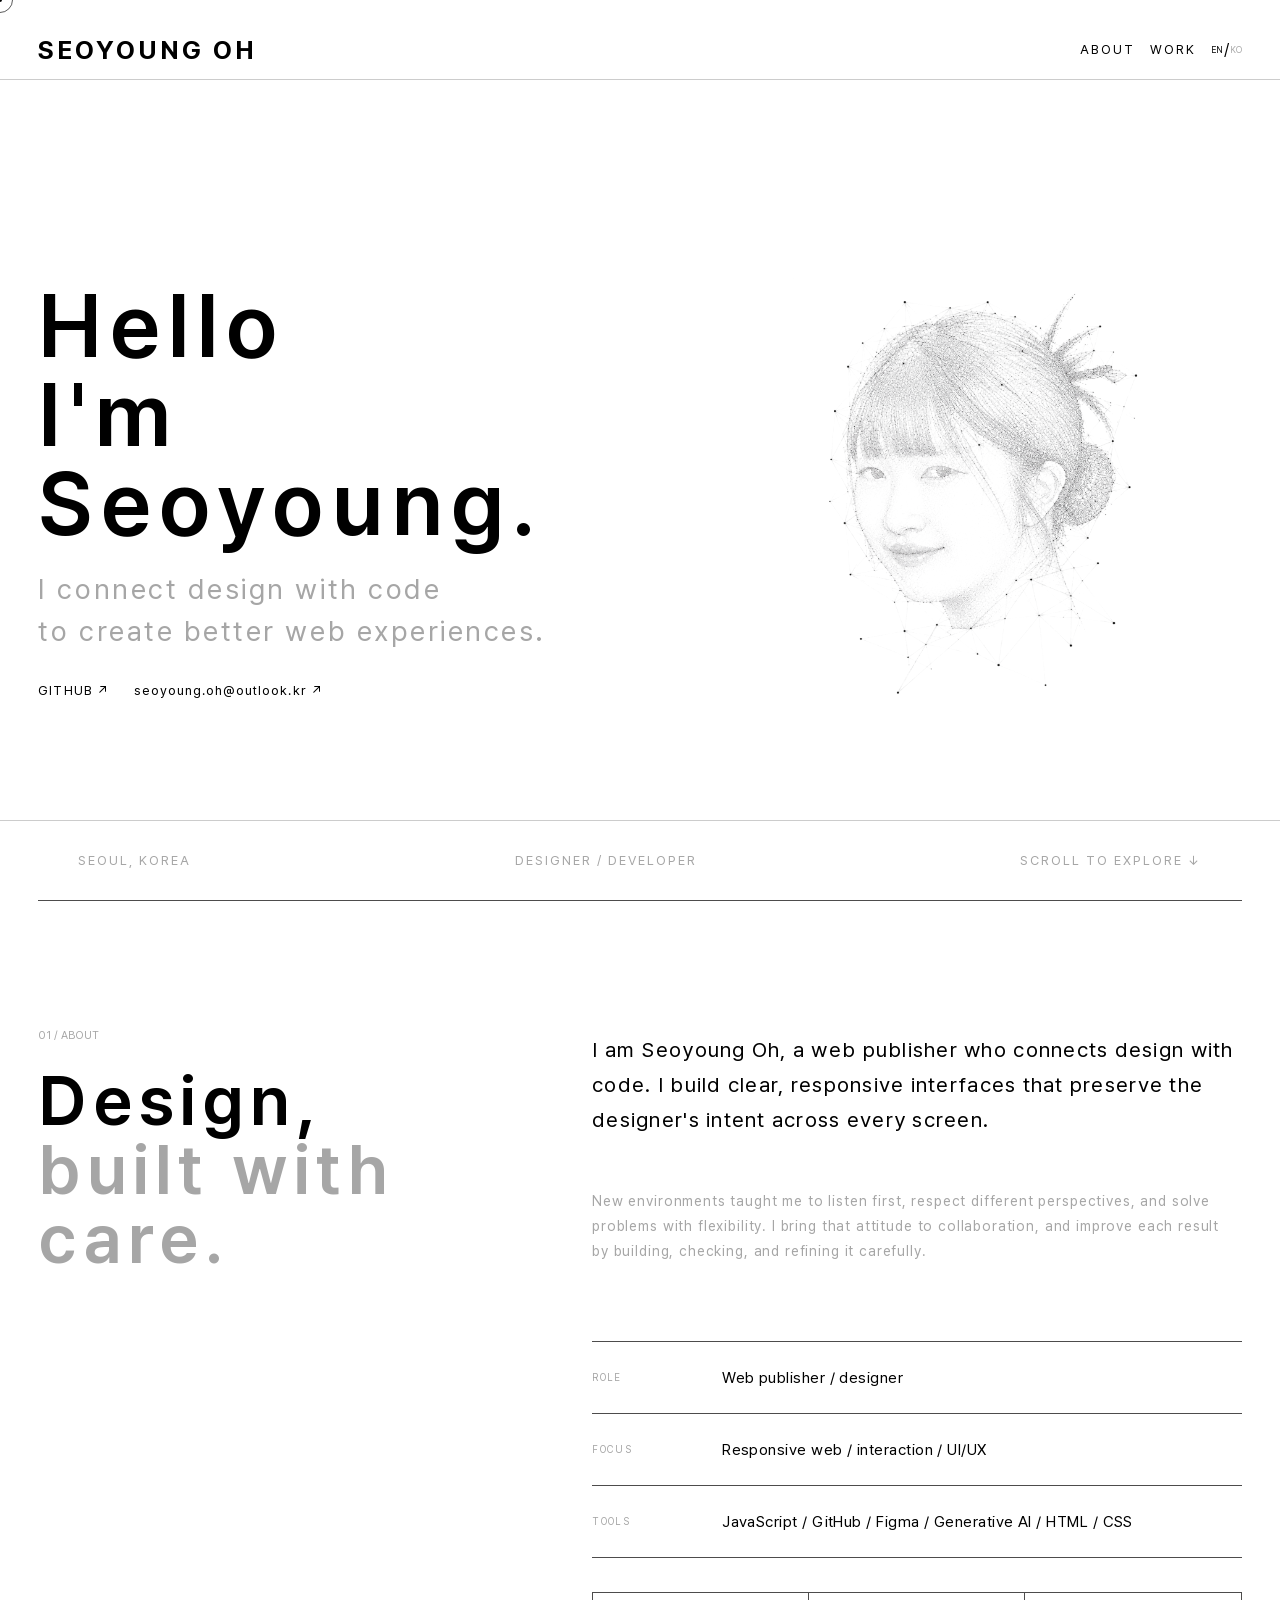
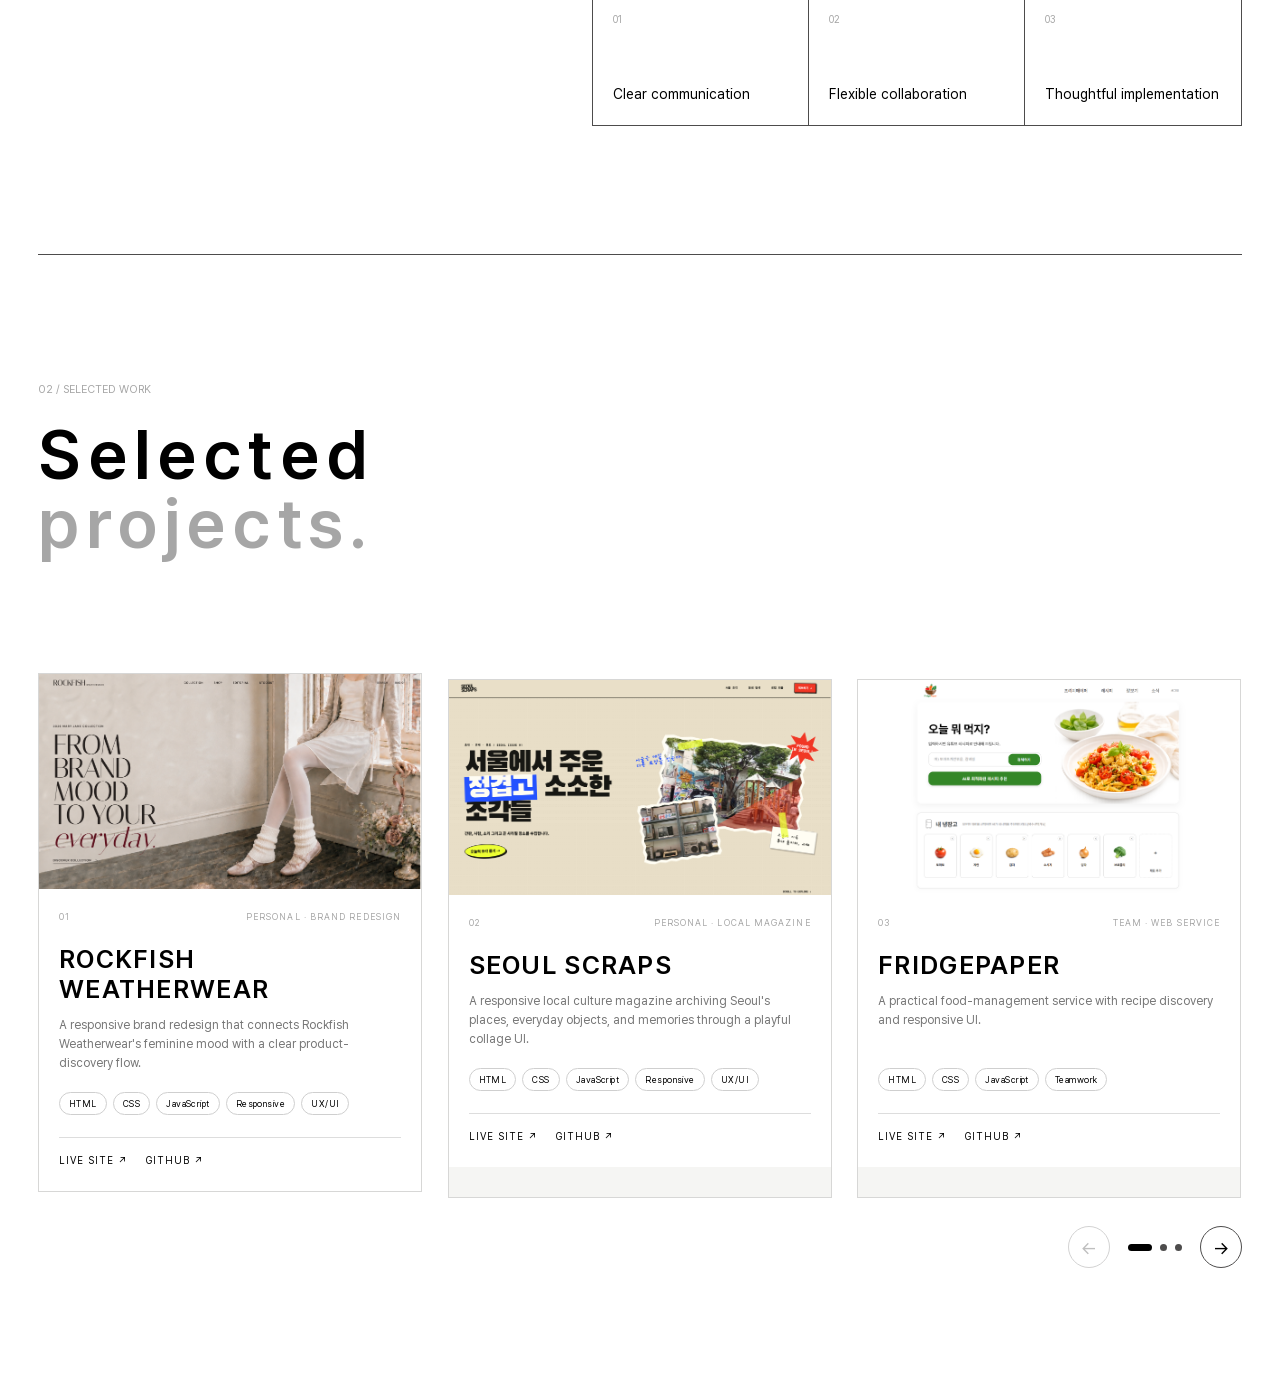
<file: index.html>
<!DOCTYPE html>
<html lang="en">

<head>
  <meta charset="UTF-8">
  <meta name="viewport" content="width=device-width, initial-scale=1.0">

  <title>SEOYOUNG OH</title>

  <link rel="stylesheet" href="./css/reset.css">
  <link rel="stylesheet" href="./css/style.css">
  <link rel="stylesheet" href="./css/font.css">
  <link rel="stylesheet" href="./css/common.css">
  <link rel="stylesheet" href="./css/media.css">
  <script src="https://cdn.jsdelivr.net/npm/gsap@3/dist/gsap.min.js" defer></script>
  <script src="./script.js" defer></script>
</head>

<body>
  <a class="skip_link" href="#contents">Skip to content</a>
  <div class="scroll_progress" aria-hidden="true"><span></span></div>

  <header id="header">
    <div class="pc">
      <h2 class="logo ">
        <a href="./index.html">seoyoung oh</a>
      </h2>

      <nav class="nav nav_set">
        <ul>
          <li>
            <a href="#about" data-en="ABOUT" data-ko="소개">ABOUT</a>
          </li>

          <li>
            <a href="#work" data-en="WORK" data-ko="작업">WORK</a>
          </li>

        </ul>
      </nav>

      <!-- 번역 -->
      <div class="translation">

        <button type="button" class="lang active" data-lang="en">
          EN
        </button>

        <span>/</span>

        <button type="button" class="lang" data-lang="ko">
          KO
        </button>

      </div> <!-- .translation -->
    </div><!-- .pc -->



  </header> <!-- #header -->


  <section id="contents">
    <article class="cover" id="cover">
      <article class="covertext">
        <div class="desc1 maintitle maintitle_weight">
          <p data-en="Hello" data-ko="안녕하세요">
            Hello
          </p>
          <p data-en="I'm Seoyoung." data-ko="오서영입니다.">
            I'm Seoyoung.
          </p>

        </div>

        <div class="desc2 maintitle_small">
          <p data-en="I connect design with code" data-ko="디자인의 가치를 코드로 연결해,">
            I connect design with code
          </p>

          <p data-en="to create better web experiences." data-ko="더 나은 웹 경험을 만듭니다.">
            to create better web experiences.
          </p>
        </div>

        <div class="cover_contact" aria-label="Contact information">
          <a href="https://github.com/olovesy/" target="_blank" rel="noopener noreferrer">GITHUB ↗</a>
          <a href="mailto:seoyoung.oh@outlook.kr" aria-label="seoyoung.oh@outlook.kr로 이메일 보내기">seoyoung.oh@outlook.kr
            ↗</a>

        </div>
      </article>


      <article class="coverimg">

        <figure>
          <img src="./img/img.png" alt="">
        </figure>

      </article>

    </article> <!-- .cover -->

    <article class="about" id="about">
      <div class="about_inner" id="about_inner">
        <div class="about_heading" id="about_heading">
          <div class="about_label subtitle" id="about_label">
            <p data-en="01 / ABOUT" data-ko="01 / 소개">01 / ABOUT</p>
          </div>

          <div class="about_title maintitle2" id="about_title">
            <p data-en="Design," data-ko="디자인을 이해하고,">Design,</p>
            <p data-en="built with care." data-ko="세심하게 구현합니다.">built with care.</p>
          </div>
        </div>

        <div class="about_body" id="about_body">
          <p class="about_lead title_small" id="about_lead"
            data-en="I am Seoyoung Oh, a web publisher who connects design with code. I build clear, responsive interfaces that preserve the designer's intent across every screen."
            data-ko="디자인과 코드를 연결하는 웹 퍼블리셔 오서영입니다. 디자이너의 의도가 어떤 화면에서도 자연스럽게 이어지도록 명확하고 반응형에 강한 인터페이스를 만듭니다.">
            I am Seoyoung Oh, a web publisher who connects design with code. I build clear, responsive interfaces that
            preserve the designer's intent across every screen.
          </p>

          <p class="about_story normalfont" id="about_story"
            data-en="New environments taught me to listen first, respect different perspectives, and solve problems with flexibility. I bring that attitude to collaboration, and improve each result by building, checking, and refining it carefully."
            data-ko="새로운 환경에서 먼저 듣고 서로 다른 관점을 존중하며 유연하게 문제를 해결하는 법을 배웠습니다. 협업에서도 이 태도를 바탕으로 직접 구현하고 확인하며 결과를 꼼꼼하게 개선합니다.">
            New environments taught me to listen first, respect different perspectives, and solve problems with
            flexibility. I bring that attitude to collaboration, and improve each result by building, checking, and
            refining it carefully.
          </p>

          <div class="about_profile" id="about_profile">
            <div class="about_profile_item">
              <span class="about_profile_name" data-en="ROLE" data-ko="역할">ROLE</span>
              <span class="about_profile_value" data-en="Web publisher / designer" data-ko="웹 퍼블리셔 / 디자이너">Web publisher
                / designer</span>
            </div>
            <div class="about_profile_item">
              <span class="about_profile_name" data-en="FOCUS" data-ko="강점">FOCUS</span>
              <span class="about_profile_value" data-en="Responsive web / interaction / UI/UX"
                data-ko="반응형 웹 / 인터랙션 / UI/UX">Responsive web / interaction / UI/UX</span>
            </div>
            <div class="about_profile_item">
              <span class="about_profile_name" data-en="TOOLS" data-ko="기술">TOOLS</span>
              <span class="about_profile_value" data-en="HTML / CSS / JavaScript / GitHub / Figma / Generative AI"
                data-ko="HTML / CSS / JavaScript / GitHub / Figma / 생성형 AI"> JavaScript / GitHub / Figma / Generative AI
                / HTML / CSS </span>
            </div>
          </div>

          <div class="about_principles" id="about_principles">
            <div class="about_principle">
              <span>01</span>
              <p data-en="Clear communication" data-ko="명확한 소통">Clear communication</p>
            </div>
            <div class="about_principle">
              <span>02</span>
              <p data-en="Flexible collaboration" data-ko="유연한 협업">Flexible collaboration</p>
            </div>
            <div class="about_principle">
              <span>03</span>
              <p data-en="Thoughtful implementation" data-ko="세심한 구현">Thoughtful implementation</p>
            </div>
          </div>
        </div>
      </div>
    </article> <!-- .about -->


    <article class="work" id="work">

      <div class="work_left">

        <div class="subtitle">
          <p data-en="02 / SELECTED WORK" data-ko="02 / 주요 작업">02 / SELECTED WORK</p>
        </div>

        <div class="maintitle2">
          <p data-en="Selected" data-ko="선별한 작업을">Selected</p>
          <p data-en="projects." data-ko="소개합니다.">projects.</p>
        </div>

      </div>

      <div class="work_body" id="work_body">
        <div class="work_list" id="work_list">

          <figure class="work_item" data-project="01">
            <a class="work_visual" href="https://olovesy.github.io/rockfish_redesign/" target="_blank"
              rel="noopener noreferrer" aria-label="ROCKFISH WEATHERWEAR 리디자인 보기">
              <img src="./img/rockfish.png" alt="ROCKFISH WEATHERWEAR 리디자인 메인 화면">
            </a>
            <figcaption class="work_info">
              <div><span class="work_number">01</span><span class="work_type" data-en="PERSONAL · BRAND REDESIGN"
                  data-ko="개인 · 브랜드 리디자인">PERSONAL · BRAND REDESIGN</span></div>
              <h3>ROCKFISH WEATHERWEAR</h3>
              <p data-en="A responsive brand redesign that connects Rockfish Weatherwear's feminine mood with a clear product-discovery flow."
                data-ko="락피쉬의 페미닌한 브랜드 무드와 명확한 제품 탐색 흐름을 연결한 반응형 브랜드 리디자인입니다.">A responsive brand redesign that connects
                Rockfish Weatherwear's feminine mood with a clear product-discovery flow.</p>
              <ul aria-label="Technology stack">
                <li>HTML</li>
                <li>CSS</li>
                <li>JavaScript</li>
                <li>Responsive</li>
                <li>UX/UI</li>
              </ul>
              <div class="work_links"><a href="https://olovesy.github.io/rockfish_redesign/" target="_blank"
                  rel="noopener noreferrer">LIVE SITE ↗</a>
                <a href="https://github.com/olovesy/rockfish_redesign" target="_blank"
                  rel="noopener noreferrer">GITHUB ↗</a></div>
            </figcaption>
          </figure>

          <figure class="work_item" data-project="02">
            <a class="work_visual" href="https://olovesy.github.io/SEOULSCRAPS/" target="_blank"
              rel="noopener noreferrer" aria-label="SEOUL SCRAPS 서울사진수집일지 보기">
              <img src="./img/work_seoul_scraps.png" alt="SEOUL SCRAPS 서울사진수집일지 메인 화면">
            </a>
            <figcaption class="work_info">
              <div><span class="work_number">02</span><span class="work_type" data-en="PERSONAL · LOCAL MAGAZINE"
                  data-ko="개인 · 로컬 매거진">PERSONAL · LOCAL MAGAZINE</span></div>
              <h3>SEOUL SCRAPS</h3>
              <p data-en="A responsive local culture magazine archiving Seoul's places, everyday objects, and memories through a playful collage UI."
                data-ko="서울의 장소와 오래된 물건, 기억 속 풍경을 자유로운 콜라주 UI로 기록한 반응형 로컬 문화 매거진입니다.">A responsive local culture
                magazine archiving Seoul's places, everyday objects, and memories through a playful collage UI.</p>
              <ul aria-label="Technology stack">
                <li>HTML</li>
                <li>CSS</li>
                <li>JavaScript</li>
                <li>Responsive</li>
                <li>UX/UI</li>
              </ul>
              <div class="work_links"><a href="https://olovesy.github.io/SEOULSCRAPS/" target="_blank"
                  rel="noopener noreferrer">LIVE SITE ↗</a><a href="https://github.com/olovesy/SEOULSCRAPS"
                  target="_blank" rel="noopener noreferrer">GITHUB ↗</a></div>
            </figcaption>
          </figure>


          <figure class="work_item" data-project="03">
            <a class="work_visual" href="https://ohbomna.dothome.co.kr/Fridgepaper/" target="_blank"
              rel="noopener noreferrer" aria-label="FridgePaper 프로젝트 보기">
              <img src="./img/work02.png" alt="FridgePaper 프로젝트">
            </a>
            <figcaption class="work_info">
              <div><span class="work_number">03</span><span class="work_type" data-en="TEAM · WEB SERVICE"
                  data-ko="팀 · 웹서비스">TEAM · WEB SERVICE</span></div>
              <h3>FRIDGEPAPER</h3>
              <p data-en="A practical food-management service with recipe discovery and responsive UI."
                data-ko="식재료 관리와 레시피 탐색을 연결한 실용적인 반응형 웹서비스입니다.">A practical food-management service with recipe
                discovery and responsive UI.</p>
              <ul aria-label="Technology stack">
                <li>HTML</li>
                <li>CSS</li>
                <li>JavaScript</li>
                <li>Teamwork</li>
              </ul>
              <div class="work_links"><a href="https://ohbomna.dothome.co.kr/Fridgepaper/" target="_blank"
                  rel="noopener noreferrer">LIVE SITE ↗</a><a href="https://github.com/olovesy" target="_blank"
                  rel="noopener noreferrer">GITHUB ↗</a></div>
            </figcaption>
          </figure>

        </div>

        <div class="work_controls" aria-label="Project slider controls">
          <button type="button" class="work_arrow work_prev" aria-label="Previous project">←</button>
          <div class="work_dots" aria-label="Choose project"></div>
          <button type="button" class="work_arrow work_next" aria-label="Next project">→</button>
        </div>
      </div>

    </article>

  </section> <!-- #contents -->

  <footer id="footer">
    <article>
      <div class="f_nav f_nav_set">
        <div class="from">
          <span>seoul, korea</span>
        </div>
        <div class="job">
          <span>designer / developer</span>
        </div>
        <div class="scroll">
          <span>scroll to explore</span>
          <span class="scroll_arrow">↓</span>
        </div>

      </div>
    </article>
  </footer> <!-- #footer -->



  <div class="cursor-dot"></div>
  <div class="cursor-circle"></div>


</body>

</html>
</file>
<file: css/style.css>
@charset "utf-8";

* {
    margin: 0;
    padding: 0;
    box-sizing: border-box;
}

li {
    list-style: none;
}

a {
    text-decoration: none;
    color: var(--black);
}

html {
    scroll-behavior: smooth;
}

body {
    overflow-x: hidden;
}

.skip_link{position:fixed;top:10px;left:10px;z-index:10002;padding:10px 16px;transform:translateY(-150%);background:#000;color:#fff}.skip_link:focus{transform:none}
.scroll_progress{position:fixed;top:79px;left:0;z-index:1001;width:100%;height:2px;pointer-events:none}.scroll_progress span{display:block;width:100%;height:100%;transform:scaleX(0);transform-origin:left;background:#111}
.nav a{position:relative}.nav a::after{content:"";position:absolute;left:0;bottom:27px;width:100%;height:1px;transform:scaleX(0);transform-origin:right;background:#111;transition:transform .3s}.nav a:hover::after,.nav a:focus-visible::after,.nav a.is-active::after{transform:scaleX(1);transform-origin:left}


/* header */
#header .pc {
    position: fixed;
    top: 0;
    left: 0;
    z-index: 1000;

    width: 100%;
    height: 80px;
    padding: 0 40px;

    display: flex;
    align-items: center;

    border-bottom: 1px solid var(--black300);
    /* background-color: aquamarine; */
}

.cover,
.about,
.work,
.contact {
    scroll-margin-top: 80px;
}


/* .pc */
/* 로고 */
#header .pc {
    display: flex;
    background-color: #fff;
}

#header .logo {
    margin-top: 20px;
    /* 위 간격*/

}

#header .logo a {
    text-transform: uppercase;
    letter-spacing: 3px;
    font-size: clamp(20px, 2vw, 28px);
}


/* 네비 */

#header .nav {
    margin-left: auto;
    margin-top: 20px;
    /* 위 간격*/

}

#header .nav ul {
    display: flex;
    align-items: center;
    gap: clamp(10px, 1.2vw, 17px);
}

#header .nav ul li a {
    display: block;
    margin: 0;

    text-transform: uppercase;
}













/* 번역 */

.translation {
    display: flex;
    align-items: center;
    gap: 1px;

    margin-left: 15px;
    /* padding-right: 20px; */
    margin-top: 20px;
    /* 위 간격*/
}

.translation .lang {
    padding: 0;
    border: 0;
    background: none;

    color: var(--black200);
    cursor: pointer;
    font-size: 9px;
    letter-spacing: 1;
}

.translation .lang.active {
    color: var(--black);
}


/* .mobile */
#header .mobile {
    display: none;
}






#header .m_logo {
    margin-top: 20px;
    /* 위 간격*/

}

#header .m_logo a {
    text-transform: uppercase;
    letter-spacing: 3px;
}


/* 네비 */

#header .m_nav {
    margin-left: auto;
    margin-top: 20px;
    /* 위 간격*/

}

#header .m_nav ul {
    display: flex;
    align-items: center;
    gap: 17px
}

.header .m_nav ul li a {
    display: block;
    margin: 0;

    text-transform: uppercase;
}













/* 번역 */

.m_translation {
    display: flex;
    align-items: center;
    gap: 6px;

    margin-left: 40px;
    padding-right: 20px;
    margin-top: 20px;
    /* 위 간격*/
}

.m_translation .lang {
    padding: 0;
    border: 0;
    background: none;

    color: var(--black200);
    cursor: pointer;
    font-size: 10px;
    letter-spacing: 1;
}

.m_translation .lang.active {
    color: var(--black);
}



/* contents */

#contents {

    /* display: flex; */
    position: relative;

    padding: 80px 40px 0px 40px;
    height: auto;

}

/* 공통 */
.cover,
.about,
.work,
.contact {
    position: relative;
    width: 100%;
    height: 85vh;
    display: flex;



}


/* cover */
.cover {

    /* background-color: rgb(229, 243, 238); */
}

.cover {
    gap: 10%;
}

.cover .covertext {
    width: 100%;
    display: flex;
    flex-direction: column;
}

.cover .desc1 {
    margin-top: 15%;
    margin-left: 20%;
    /* background-color: #e9cfcf; */
}

.cover .desc1 p {}

.cover .desc2 {
    margin-top: -1%;
    margin-left: 20%;

}

.cover .desc2 p:first-child {
    padding-top: 3%;
}

.cover_contact {
    display: flex;
    flex-wrap: wrap;
    gap: 12px 24px;
    margin-top: 32px;
    margin-left: 20%;
    font-size: 13px;
    letter-spacing: 0.08em;
}

.cover_contact a,
.cover_contact span {
    color: var(--black);
}

.cover_contact a {
    border-bottom: 1px solid transparent;
    transition: border-color 0.2s ease;
}

.cover_contact a:hover,
.cover_contact a:focus-visible {
    border-bottom-color: currentColor;
}

.cover .coverimg {}

.cover .coverimg figure {}

.cover .coverimg figure img {
    /* display: none; */
    width: 65%;
    margin-top: 15%;
    background-color: #fff;

}



/* about 영역 */
.about {
    /* background-color: rgb(247, 237, 231); */






}

/* about 안의 글자와 이미지를 한 줄로 배치 */
.about .about_text {
    display: flex;
    margin-top: 10%;
    gap: 20%;
    width: 100%;


}

/* 왼쪽 */
.about .about_text .left {

    width: 33%;
    /* background-color: #e3dceb; */
    margin-left: 13%;

}



/* 오른쪽 */
.about .right_2 {
    /* background-color: #fadce7; */
    width: 27%;
    margin-top: 2%;
}

/* 설명 문단의 기본 여백 제거 */
.about .aboutmedesc p {}


.about .aboutmedesc p:nth-of-type(3) {
    display: flex;
    margin-top: 2%;
}

/* role 영역 */
.about .role {
    display: flex;
    /* role과 내용물을 가로로 배치 */
    align-items: baseline;
    /* 글자의 기준선에 맞춰 정렬 */

    border-top: 1px solid var(--black100);
    /* 위쪽 선 */
    margin-top: 30px;

    width: 80%;
    /* 보더 고정 너비 */


}



/* focus 영역 */
.about .focus {
    display: flex;
    /* focus와 내용물을 가로로 배치 */
    align-items: baseline;
    /* 글자의 기준선에 맞춰 정렬 */
    border-top: 1px solid var(--black100);
    /* 위쪽 선 */
    width: 80%;
    /* 보더 고정 너비 */

}

/* role과 focus의 제목 영역 너비 고정 */
.about .role p:first-child,
.about .focus p:first-child {
    width: 26%;
    /* role, focus 글씨 영역 너비 */
    flex-shrink: 0;
    /* 너비가 줄어들지 않도록 설정 */
    margin: 0;
    /* 기본 여백 제거 */
    margin: 20px 0;
    /* 위아래 바깥 여백 */

}

/* role과 focus의 상세 내용 기본 여백 제거 */
.about .role p:last-child,
.about .focus p:last-child {
    margin: 0;
}



/* work */
.work {


    /* background-color: rgb(244, 247, 238); */
}

/* contact */
.contact {


    /* background-color: rgb(242, 240, 224); */
}

/* contact */
.contact {
    height: auto;
    min-height: calc(100vh - 80px);
    padding: clamp(90px, 12vw, 180px) 0 clamp(80px, 9vw, 130px);
}

.contact_inner {
    width: 100%;
    display: grid;
    grid-template-columns: minmax(0, 1fr) minmax(360px, 0.72fr);
    gap: clamp(50px, 9vw, 150px);
    align-items: start;
}

.contact_heading {
    margin-left: 13%;
}

.contact_title {
    margin-top: 18px;
}

.contact_title p:last-child {
    color: var(--black200);
}

.contact_body {
    padding-top: 28px;
}

.contact_intro {
    max-width: 570px;
    color: var(--black200);
}

.contact_list {
    margin-top: clamp(38px, 5vw, 70px);
    border-top: 1px solid var(--black100);
}

.contact_item {
    min-height: 86px;
    display: grid;
    grid-template-columns: 95px minmax(0, 1fr) 30px;
    gap: 18px;
    align-items: center;
    border-bottom: 1px solid var(--black100);
    color: var(--black);
    transition: padding 0.3s ease, background-color 0.3s ease;
}

a.contact_item:hover,
a.contact_item:focus-visible {
    padding: 0 16px;
    background: rgba(0, 0, 0, 0.035);
}

.contact_name {
    color: var(--black200);
    font-size: 10px;
    letter-spacing: 0.14em;
}

.contact_value {
    overflow-wrap: anywhere;
    font-size: clamp(15px, 1.4vw, 20px);
    letter-spacing: 0.03em;
}

.contact_arrow {
    justify-self: end;
    font-size: 18px;
    transition: transform 0.3s ease;
}

a.contact_item:hover .contact_arrow {
    transform: translate(4px, -4px);
}

.contact_item.is-pending {
    color: var(--black200);
}

.contact_item.is-pending .contact_arrow {
    opacity: 0.25;
}

.contact_meta {
    display: flex;
    justify-content: space-between;
    gap: 20px;
    margin-top: 24px;
    color: var(--black200);
}




.work {
    display: flex;
    flex-direction: column;
    /* background-color: rgb(244, 247, 238); */
}


/* 왼쪽 타이틀 */
.work_left {
    margin-top: 10%;
    margin-left: 13%;
}


/* 프로젝트 이미지 */
.work_list {
    display: flex;
    justify-content: center;
    gap: 3%;

    width: 100%;
    margin-top: 8%;

    overflow: hidden;
}


/* 이미지 각각 */
.work_item {
    width: 25%;
    flex-shrink: 0;
    overflow: hidden;
}

.work_item img {
    display: block;
    width: 100%;
    height: auto;
}

.work_item{position:relative;background:#f5f5f3;border:1px solid rgba(0,0,0,.12);overflow:visible}.work_visual{display:block;overflow:hidden;background:#eee}.work_visual img{transition:transform .65s cubic-bezier(.2,.7,.2,1),filter .4s}.work_item:hover .work_visual img,.work_item:focus-within .work_visual img{transform:scale(1.035);filter:grayscale(.15)}
.work_info{padding:22px 20px 24px;background:#fff}.work_info>div:first-child{display:flex;justify-content:space-between;gap:16px;color:var(--black200);font-size:9px;letter-spacing:.12em}.work_info h3{margin-top:22px;font-size:clamp(20px,2vw,30px);font-weight:600;letter-spacing:.05em}.work_info>p{min-height:58px;margin-top:12px;color:#777;font-size:12px;line-height:1.6}.work_info ul{display:flex;flex-wrap:wrap;gap:6px;margin-top:18px;padding:0}.work_info li{padding:5px 9px;border:1px solid #cfcfcf;border-radius:999px;font-size:9px;letter-spacing:.05em}.work_links{display:flex;gap:18px;margin-top:22px;padding-top:16px;border-top:1px solid #ddd}.work_links a{font-size:10px;letter-spacing:.1em}.work_links a::after{content:"";display:block;width:100%;height:1px;transform:scaleX(0);transform-origin:right;background:#111;transition:transform .3s}.work_links a:hover::after,.work_links a:focus-visible::after{transform:scaleX(1);transform-origin:left}
.reveal{opacity:0;transform:translateY(32px);transition:opacity .75s ease,transform .75s cubic-bezier(.2,.7,.2,1)}.reveal.is-visible{opacity:1;transform:none}.work_item.reveal:nth-child(2){transition-delay:.1s}.work_item.reveal:nth-child(3){transition-delay:.2s}











#footer {

    width: 100%;
    height: 80px;
    /* background-color: #f1d7d7; */

    position: fixed;
    left: 0;
    bottom: 0;

    z-index: 1000;
    padding: 0 40px;
    /*헤더푸터40px간격*/

    border-top: 1px solid var(--black300);
    background-color: #fff;
}

#footer .f_nav {
    display: flex;
    justify-content: space-between;
    line-height: 80px;
    text-transform: uppercase;

}

#footer .from {}

#footer .job {}



#footer .scroll {
    /* position: absolute;
    right: 40px;
    bottom: 30px; */


    align-items: center;
    gap: 15px;
}

#footer .scroll_arrow {
    /* display: inline-block;
    font-size: 20px; */

    animation: scrollMove 1.5s ease-in-out infinite;
}

/* 화살표만 살짝 위아래 움직임 */
@keyframes scrollMove {

    0%,
    100% {
        transform: translateY(0);
    }

    50% {
        transform: translateY(6px);
    }
}




/* 커스텀 커서 */
.cursor {
    position: fixed;
    top: 0;
    left: 0;

    width: 20px;
    height: 20px;

    border: 1px solid #000;
    border-radius: 50%;

    pointer-events: none;
    z-index: 9999;

    transform: translate(-50%, -50%);

    transition: width 0.3s ease,
        height 0.3s ease;
}

/* a 태그에 마우스 올렸을 때 */
.cursor.hover {
    width: 50px;
    height: 50px;
}

/* 실제 위치를 빠르게 따라가는 점 */
.cursor-dot {
    position: fixed;
    top: 0;
    left: 0;

    width: 4px;
    height: 4px;

    background: #000;
    border-radius: 50%;

    pointer-events: none;
    z-index: 10000;

    transform: translate(-50%, -50%);
}


/* 조금 느리게 따라오는 원 */
.cursor-circle {
    position: fixed;
    top: 0;
    left: 0;

    width: 26px;
    height: 26px;

    border: 1px solid rgba(0, 0, 0, 0.65);
    border-radius: 50%;

    pointer-events: none;
    z-index: 9999;

    transform: translate(-50%, -50%);

    transition:
        width 0.25s ease,
        height 0.25s ease,
        background-color 0.25s ease;
}


/* 링크에 올라갔을 때 */
.cursor-circle.hover {
    width: 46px;
    height: 46px;

    background: rgba(0, 0, 0, 0.06);
}

@media(max-width:760px){.work_info>p{min-height:0}.scroll_progress{top:79px}.nav a::after{bottom:4px}}
@media(hover:none),(pointer:coarse){.cursor-dot,.cursor-circle{display:none}}
@media(prefers-reduced-motion:reduce){html{scroll-behavior:auto}.reveal{opacity:1;transform:none;transition:none}.work_visual img,.nav a::after,.work_links a::after{transition:none}.scroll_arrow{animation:none!important}}





.project-card {
  overflow: hidden;
}

.project-card img {
  width: 100%;
  display: block;
}






.work_list {
  display: flex;
  gap: 30px;
}

.work_item {
  overflow: hidden;
}

.work_item img {
  width: 100%;
  display: block;
}

/* GSAP work carousel */
.work {
  overflow: hidden;
}

.work_list {
  --work-gap: clamp(14px, 2vw, 30px);
  justify-content: flex-start;
  gap: var(--work-gap);
  overflow: visible;
  will-change: transform;
  cursor: default;
  touch-action: pan-y;
  user-select: none;
}

.work_list.is-dragging {
  cursor: grabbing;
}

.work_list img {
  pointer-events: none;
  -webkit-user-drag: none;
}

.work_controls {
  display: flex;
  align-items: center;
  justify-content: center;
  gap: 18px;
  margin-top: 24px;
}

.work_arrow {
  width: 42px;
  height: 42px;
  border: 1px solid var(--black100);
  border-radius: 50%;
  background: #fff;
  color: var(--black);
  cursor: pointer;
  font-size: 18px;
  transition: color 0.2s ease, background-color 0.2s ease;
}

.work_arrow:hover {
  color: #fff;
  background: var(--black);
}

.work_arrow:disabled {
  opacity: 0.25;
  cursor: default;
  color: var(--black);
  background: #fff;
}

.work_dots {
  display: flex;
  align-items: center;
  gap: 8px;
}

.work_dots button {
  width: 7px;
  height: 7px;
  padding: 0;
  border: 0;
  border-radius: 50%;
  background: var(--black100);
  cursor: pointer;
  transition: width 0.25s ease, background-color 0.25s ease;
}

.work_dots button.active {
  width: 24px;
  border-radius: 10px;
  background: var(--black);
}

.work_item {
  width: auto;
  flex: 0 0 calc((100% - (var(--work-gap) * 2)) / 3);
  cursor: pointer;
  opacity: 0.62;
  transition: opacity 0.25s ease, transform 0.25s ease;
}

.work_item:hover,
.work_item:focus-visible {
  opacity: 1;
}

.work_item.is-selected {
  transform: translateY(-6px);
}

.work_item img {
  aspect-ratio: 4 / 3;
  object-fit: cover;
}

@media (max-width: 960px) {
  .work_item {
    flex-basis: calc((100% - var(--work-gap)) / 2);
  }
}

@media (max-width: 600px) {
  .work_left {
    margin-left: 0;
  }

  .work_item {
    flex-basis: 100%;
  }
}

@media (prefers-reduced-motion: reduce) {
  .work_list { scroll-behavior: auto; }
}

/* Expanded bilingual introduction */
.about {
  height: auto;
  min-height: 85vh;
  padding-bottom: clamp(80px, 10vw, 150px);
}

.about .about_text {
  align-items: flex-start;
}

.about .right_2 {
  width: min(42%, 610px);
}

.about .aboutmemain {
  margin-bottom: 18px;
  font-weight: 600;
}

.about .aboutmedesc {
  color: var(--black200);
}

.about .aboutmedesc p + p {
  margin-top: 16px;
}

.about .role,
.about .focus {
  width: 100%;
}

.about_values {
  margin-top: 18px;
  border-top: 1px solid var(--black100);
}

.about_value {
  display: grid;
  grid-template-columns: 42px 1fr;
  gap: 12px;
  padding: 14px 0;
  border-bottom: 1px solid var(--black100);
}

.about_value span {
  color: var(--black200);
  font-size: 0.75em;
}

@media (max-width: 960px) {
  .about .about_text {
    gap: 8%;
  }

  .about .about_text .left {
    width: 40%;
    margin-left: 5%;
  }

  .about .right_2 {
    width: 47%;
    margin-right: 0;
  }
}

@media (max-width: 600px) {
  .about {
    height: auto;
    min-height: 0;
  }

  .about .about_text {
    gap: 48px;
  }

  .about .about_text .left,
  .about .right_2 {
    width: 100%;
    margin-left: 0;
    margin-right: 0;
  }
}

/* 모든 프로젝트 링크 썸네일을 같은 크기로 표시 */
.work_visual {
  display: block;
  width: 100%;
  aspect-ratio: 16 / 9;
}

.work_item .work_visual img {
  width: 100%;
  height: 100%;
  min-height: 0;
  object-fit: cover;
  object-position: center top;
}

/* 모바일 헤더는 선과 진행 효과 없이 단순하게 유지 */
@media (max-width: 760px) {
  .scroll_progress {
    display: none;
  }

  #header .nav,
  #header .nav ul,
  #header .nav li,
  #header .nav a {
    opacity: 1;
    visibility: visible;
    transform: none;
  }

  #header .nav a {
    color: var(--black);
    border: 0;
    text-decoration: none;
  }

  #header .nav a::before,
  #header .nav a::after,
  #header .nav a.is-active::before,
  #header .nav a.is-active::after {
    display: none;
    content: none;
  }
}
</file>
<file: css/font.css>
@charset "utf-8";

@font-face {
    font-family: "Pretendard";
    src: url("./PretendardVariable.ttf") format("truetype");
    font-weight: 100 900;
    font-style: normal;
    font-display: swap;
}

html,
body,
button,
input,
textarea,
select {
    font-family: "Pretendard", sans-serif;
}
</file>
<file: css/common.css>
@charset "utf-8";



/* 메인가장큰글씨 */
.maintitle {
  font-size: clamp(48px, 8vw, 89px);
  font-weight: 600;
  line-height: 0.95;
  letter-spacing: 0.09em;
  color: var(--black);
  line-height: 1;
}


/* 서브큰글씨 */
.maintitle2{
  font-size: clamp(38px, 6vw, 69px);
font-weight: 600;
line-height: 1;
letter-spacing: 0.09em;
color: var(--black);
}

/* 메인회색글씨 */
.maintitle_small {
  font-size: clamp(16px, 2.2vw, 31px);
  color: var(--black200);
  line-height: 1.5;
  letter-spacing: 0.09em;

}
/* 작은검정글씨 */
.title_small {
  font-size: clamp(14px, 1.1vw, 16px);
  line-height: 1.5;
  letter-spacing: clamp(0.02em, 0.15vw, 0.06em);

}



/* 헤더네비게이션 */
.nav_set {
  font-size: clamp(10px, 1vw, 14px);
letter-spacing: clamp(1px, 0.15vw, 2px);
color: var(--black300);
}

/* 푸터네비게이션 */
.f_nav_set {
  font-size: clamp(11px, 1.2vw, 13px);
  letter-spacing: clamp(1px, 0.2vw, 2px);
  color: var(--black200);
  display: inline-block;

}

/* 서브페이지타이틀 */
.subtitle {
 font-size: clamp(7px, 1vw, 11px);
  color: var(--black200);
  text-transform: uppercase;

}

/* 작은글씨 */
.normalfont {
  font-size: clamp(12px, 1.1vw, 16px);
  line-height: 1.5;
  letter-spacing: clamp(0.02em, 0.15vw, 0.06em);
}
</file>
<file: css/media.css>
@charset "utf-8";

/* 961px 이상: PC 헤더 표시 */
@media (min-width: 961px) {
  #header .pc {
    display: flex;
  }

  #header .mobile {
    display: none;
  }

  .about .right_2 {

    padding-left: 20px;
    padding-right: 20px;
    box-sizing: border-box;
  }
}


/* 960px 이하: 모바일 헤더 표시 */
@media (max-width: 960px) {
  #header .pc {}


  #contents {
    width: 100%;
    height: auto;
    padding: 80px 20px 0;
    box-sizing: border-box;
  }

  #contents {
    width: 100%;
    height: auto;
    padding: 80px 20px 0;
    box-sizing: border-box;
  }

  .cover,
  .work,
  .contact {
    width: 100%;
    height: calc(100vh - 80px);
    min-height: calc(100vh - 80px);
    box-sizing: border-box;
  }

  .about {
    width: 100%;
    height: 85vh;
    min-height: 85vh;
    box-sizing: border-box;
  }






  /* about 영역이 모바일 화면 너비를 넘지 않도록 설정 */
  .about {}

  .about .about_text {}



  .about figure {}

  .about figure img {}



  .about .role,
  .about .focus {}
}


@media (max-width: 1210px) {
  .about .about_text {
    gap: 8%;
  }

  .about .about_text .left {
    width: 40%;
  }

  .about .about1 {}

  .about .about1 p {}

  .about .about1_1 {}

  .about .about1_1 p {}

  .about figure {}

  /* 오른쪽 설명 영역 */
  .about .right_2 {
    margin-right: 10%;
    width: 40%;
  }


}



@media (max-width: 1024px) {

  /* about 안의 글자와 이미지를 한 줄로 배치 */
  .about .about_text {

    gap: 15%;




  }


  .about .about_text .left {
    margin-left: 8%;
  }

  .about .right_2 {
    margin-right: 8%;
    width: 30%;
    margin-top: 1%;


  }

  .about .right_2 {
    margin-right: 5%;
    width: 35%;


  }

}

@media (max-width: 900px) {
  .about .about_text {

    gap: 17%;

  }

  .about .about_text .left {
    margin-left: 5%;
  }

  .about .right_2 {
    margin-right: 4%;
    width: 40%;


  }


}

@media (max-width: 768px) {
  .about .about_text {

    gap: 11%;

  }

  .about .role p:first-child,
  .about .focus p:first-child {

    margin: 17px 0;
    /* 위아래 바깥 여백 */

  }
}


@media (max-width: 600px) {
  .cover {
    display: flex;
    flex-direction: column;

  }

  .cover .desc1 {

    margin-left: 17%;
  }

  .cover_contact {
    margin-left: 17%;
    margin-top: 20px;
    gap: 10px 18px;
  }

  .cover .coverimg figure img {

    width: 43%;
    margin-left: 40%;
    margin-top: 1%;
  }


  .about .about_text {
    display: flex;
    flex-direction: column;
  }

  .about .about_text .left {
    margin-left: 16%;
  }

  .about .right_2 {
    margin-right: 5%;
    width: 35%;
    margin-left: 43%;
  }

  .about .right_2 {
    margin-right: 5%;
    width: 45%
  }

  .about .role {

    margin-top: 17px;
  }

  .about .role p:first-child,
  .about .focus p:first-child {
    margin: 10px 0;
  }
}

/* Final cascade guard for the unified grid */
.about .about_text,
.work,
.contact_inner {
  display: grid;
  grid-template-columns: var(--section-left) var(--section-right);
  gap: var(--section-gap);
}

.about .about_text .left,
.work_left,
.contact_heading {
  width: auto;
  margin: 0;
}

.about .right_2,
.work_body,
.contact_body {
  width: 100%;
  margin: 0;
}

@media (max-width: 1180px) {
  .work_item {
    flex-basis: calc((100% - var(--work-gap)) / 2);
  }
}

@media (max-width: 760px) {
  .about .about_text,
  .work,
  .contact_inner {
    grid-template-columns: minmax(0, 1fr);
    gap: 48px;
  }

  .about .about_text .left,
  .work_left,
  .contact_heading {
    position: static;
    width: 100%;
    margin: 0;
  }

  .about .right_2,
  .work_body,
  .contact_body {
    width: 100%;
    margin: 0;
  }

  .work_item {
    flex-basis: 100%;
  }
}

/* Rebuilt about section */
.about_inner {
  width: 100%;
  display: grid;
  grid-template-columns: var(--section-left) var(--section-right);
  gap: var(--section-gap);
  align-items: start;
}

.about_heading {
  position: sticky;
  top: 120px;
}

.about_title {
  margin-top: 24px;
}

.about_title p:last-child {
  color: var(--black200);
}

.about_body {
  width: 100%;
  min-width: 0;
  padding-top: 4px;
}

.about_lead {
  max-width: 660px;
  font-size: clamp(17px, 1.65vw, 24px);
  line-height: 1.65;
}

.about_story {
  max-width: 640px;
  margin-top: clamp(28px, 4vw, 52px);
  color: var(--black200);
  line-height: 1.8;
}

.about_profile {
  margin-top: clamp(42px, 6vw, 76px);
  border-top: 1px solid var(--black100);
}

.about_profile_item {
  min-height: 72px;
  display: grid;
  grid-template-columns: 110px minmax(0, 1fr);
  gap: 20px;
  align-items: center;
  border-bottom: 1px solid var(--black100);
}

.about_profile_name {
  color: var(--black200);
  font-size: 10px;
  letter-spacing: 0.14em;
}

.about_profile_value {
  font-size: clamp(14px, 1.2vw, 18px);
  letter-spacing: 0.03em;
}

.about_principles {
  display: grid;
  grid-template-columns: repeat(3, minmax(0, 1fr));
  gap: 1px;
  margin-top: 34px;
  background: var(--black100);
  border: 1px solid var(--black100);
}

.about_principle {
  min-height: 132px;
  display: flex;
  flex-direction: column;
  justify-content: space-between;
  padding: 20px;
  background: #fff;
}

.about_principle span {
  color: var(--black200);
  font-size: 10px;
}

.about_principle p {
  font-size: clamp(13px, 1.1vw, 16px);
  line-height: 1.45;
}

@media (max-width: 760px) {
  .about_inner {
    grid-template-columns: minmax(0, 1fr);
    gap: 48px;
  }

  .about_heading {
    position: static;
  }

  .about_body {
    padding-top: 0;
  }
}

@media (max-width: 520px) {
  .about_profile_item {
    grid-template-columns: 74px minmax(0, 1fr);
    gap: 12px;
  }

  .about_principles {
    grid-template-columns: 1fr;
  }

  .about_principle {
    min-height: 88px;
  }
}

/* Selected projects: title above, large images below */
.work {
  display: block;
}

.work_left {
  position: static;
  width: 100%;
  max-width: 760px;
}

.work_left .maintitle2 {
  margin-top: 24px;
}

.work_left .maintitle2 p:last-child {
  color: var(--black200);
}

.work_body {
  width: 100%;
  margin-top: clamp(54px, 7vw, 96px);
  padding-top: 8px;
}

.work_list {
  width: 100%;
}

.work_item {
  flex-basis: calc((100% - (var(--work-gap) * 2)) / 3);
}

.work_item img {
  min-height: clamp(230px, 23vw, 360px);
}

@media (max-width: 1180px) {
  .work_item {
    flex-basis: calc((100% - var(--work-gap)) / 2);
  }

  .work_item img {
    min-height: clamp(260px, 36vw, 430px);
  }
}

@media (max-width: 760px) {
  .work_body {
    margin-top: 48px;
  }

  .work_item {
    flex-basis: 100%;
  }

  .work_item img {
    min-height: clamp(250px, 68vw, 460px);
  }
}

/* =========================================================
   Unified section layout: about / work / contact
   ========================================================= */
:root {
  --section-max: 1440px;
  --section-space: clamp(110px, 13vw, 190px);
  --section-gap: clamp(56px, 8vw, 128px);
  --section-left: minmax(280px, 0.82fr);
  --section-right: minmax(0, 1.18fr);
}

#contents {
  padding-left: clamp(20px, 3vw, 40px);
  padding-right: clamp(20px, 3vw, 40px);
}

.about,
.work,
.contact {
  width: min(100%, var(--section-max));
  height: auto;
  min-height: 0;
  margin: 0 auto;
  padding: var(--section-space) 0;
  box-sizing: border-box;
}

.about + .work,
.work + .contact {
  border-top: 1px solid var(--black100);
}

.about .about_text,
.work,
.contact_inner {
  display: grid;
  grid-template-columns: var(--section-left) var(--section-right);
  gap: var(--section-gap);
  align-items: start;
}

.about .about_text {
  width: 100%;
  margin: 0;
}

.about .about_text .left,
.work_left,
.contact_heading {
  width: auto;
  margin: 0;
  padding: 0;
  position: sticky;
  top: 120px;
}

.about .right_2,
.work_body,
.contact_body {
  width: 100%;
  min-width: 0;
  margin: 0;
  padding: 4px 0 0;
}

.about .aboutmemain,
.contact_intro {
  max-width: 620px;
}

.about .role,
.about .focus,
.about_values,
.contact_list {
  width: 100%;
}

.work {
  overflow: visible;
}

.work_body {
  overflow: hidden;
}

.work_list {
  width: 100%;
  margin: 0;
}

.work_item {
  flex-basis: calc((100% - (var(--work-gap) * 2)) / 3);
}

.work_controls {
  justify-content: flex-end;
  margin-top: 28px;
}

.contact_inner {
  width: 100%;
}

.contact_title,
.contact_list {
  margin-top: 24px;
}

.contact_meta {
  padding-bottom: 80px;
}

@media (max-width: 1180px) {
  :root {
    --section-gap: clamp(40px, 6vw, 72px);
    --section-left: minmax(240px, 0.72fr);
    --section-right: minmax(0, 1.28fr);
  }

  .work_item {
    flex-basis: calc((100% - var(--work-gap)) / 2);
  }
}

@media (max-width: 760px) {
  :root {
    --section-space: clamp(84px, 20vw, 120px);
  }

  .about .about_text,
  .work,
  .contact_inner {
    grid-template-columns: minmax(0, 1fr);
    gap: 48px;
  }

  .about .about_text .left,
  .work_left,
  .contact_heading {
    position: static;
    width: 100%;
    margin: 0;
  }

  .about .right_2,
  .work_body,
  .contact_body {
    width: 100%;
    margin: 0;
    padding-top: 0;
  }

  .work_item {
    flex-basis: 100%;
  }

  .work_controls {
    justify-content: space-between;
  }

  .contact_item {
    grid-template-columns: 74px minmax(0, 1fr) 24px;
  }
}

@media (max-width: 420px) {
  .about .about_text,
  .work,
  .contact_inner {
    gap: 38px;
  }

  .contact_item {
    grid-template-columns: 1fr 22px;
    gap: 6px 12px;
    padding: 14px 0;
  }

  .contact_name {
    grid-column: 1 / -1;
  }

  .contact_value {
    font-size: 14px;
  }
}

/* contact */
@media (max-width: 960px) {
  .contact_inner {
    grid-template-columns: 1fr;
    gap: 48px;
  }

  .contact_heading {
    margin-left: 5%;
  }

  .contact_body {
    width: 88%;
    margin-left: auto;
    margin-right: auto;
    padding-top: 0;
  }
}

@media (max-width: 600px) {
  .contact {
    min-height: 0;
    padding-top: 90px;
  }

  .contact_heading {
    margin-left: 0;
  }

  .contact_body {
    width: 100%;
  }

  .contact_item {
    min-height: 76px;
    grid-template-columns: 68px minmax(0, 1fr) 22px;
    gap: 10px;
  }

  .contact_meta {
    flex-direction: column;
    gap: 6px;
  }
}

@media (max-width: 480px) {}

/* about: added introduction copy */
@media (max-width: 1210px) {
  .about .about_text {
    gap: 8%;
  }

  .about .about_text .left {
    width: 40%;
    margin-left: 5%;
  }

  .about .right_2 {
    width: 47%;
    margin-right: 0;
  }
}

@media (max-width: 600px) {
  .about {
    height: auto;
    min-height: 0;
  }

  .about .about_text {
    gap: 48px;
  }

  .about .about_text .left,
  .about .right_2 {
    width: 100%;
    margin-left: 0;
    margin-right: 0;
  }
}

/* Final unified layout overrides */
.about .about_text,
.work,
.contact_inner {
  display: grid;
  grid-template-columns: var(--section-left) var(--section-right);
  gap: var(--section-gap);
}

.about .about_text .left,
.work_left,
.contact_heading {
  width: auto;
  margin: 0;
}

.about .right_2,
.work_body,
.contact_body {
  width: 100%;
  margin: 0;
}

@media (max-width: 1180px) {
  .work_item {
    flex-basis: calc((100% - var(--work-gap)) / 2);
  }
}

@media (max-width: 760px) {
  .about .about_text,
  .work,
  .contact_inner {
    grid-template-columns: minmax(0, 1fr);
    gap: 48px;
  }

  .about .about_text .left,
  .work_left,
  .contact_heading {
    position: static;
    width: 100%;
    margin: 0;
  }

  .about .right_2,
  .work_body,
  .contact_body {
    width: 100%;
    margin: 0;
  }

  .work_item {
    flex-basis: 100%;
  }
}

/* Work layout final override */
.work {
  display: block;
}

.work_left {
  position: static;
  width: 100%;
  max-width: 760px;
  margin: 0;
}

.work_body {
  width: 100%;
  margin: clamp(54px, 7vw, 96px) 0 0;
  padding-top: 8px;
}

/* Final bilingual spacing alignment */
:root {
  --page-gutter: clamp(20px, 3vw, 40px);
  --content-max: 1440px;
  --section-padding: clamp(96px, 10vw, 144px);
}

#header .pc,
#footer article {
  padding-left: var(--page-gutter);
  padding-right: var(--page-gutter);
}

#contents {
  padding: 80px var(--page-gutter) 0;
}

.cover,
.about,
.work {
  width: min(100%, var(--content-max));
  margin-left: auto;
  margin-right: auto;
  box-sizing: border-box;
}

.cover {
  min-height: calc(100vh - 80px);
  height: auto;
  align-items: center;
  gap: clamp(40px, 7vw, 112px);
  padding: clamp(64px, 8vw, 120px) 0;
}

.cover .desc1,
.cover .desc2,
.cover_contact {
  margin-left: 0;
}

.cover .desc1 {
  min-height: 2.15em;
  margin-top: 0;
}

.cover .desc2 {
  min-height: 3.1em;
  margin-top: 20px;
}

.cover .desc2 p:first-child {
  padding-top: 0;
}

.cover_contact {
  margin-top: 28px;
}

.cover .coverimg figure img {
  display: block;
  margin: 0 auto;
}

.cover + .about,
.about + .work {
  border-top: 1px solid var(--black100);
}

.about,
.work {
  padding-top: var(--section-padding);
  padding-bottom: var(--section-padding);
}

.about_inner {
  width: 100%;
}

.about_title {
  min-height: 2.35em;
}

.about_lead {
  min-height: 4.8em;
}

.about_story {
  min-height: 4.8em;
}

.work_left .maintitle2 {
  min-height: 2.35em;
}

html[lang="ko"] body,
html[lang="ko"] button {
  word-break: keep-all;
}

@media (max-width: 760px) {
  :root {
    --section-padding: 88px;
  }

  .cover {
    flex-direction: column;
    align-items: stretch;
    gap: 40px;
    padding: 56px 0 88px;
  }

  .cover .desc1,
  .cover .desc2,
  .cover_contact {
    margin-left: 0;
  }

  .cover .coverimg figure img {
    width: min(72%, 340px);
    margin: 0 auto;
  }

  .about_title,
  .about_lead,
  .about_story,
  .work_left .maintitle2 {
    min-height: 0;
  }
}

/* 반응형에서도 마지막 프로젝트 사진 크기 유지 */
.work_item .work_visual {
  aspect-ratio: 16 / 9;
}

.work_item .work_visual img {
  width: 100%;
  height: 100%;
  min-height: 0;
  object-fit: cover;
  object-position: center top;
}

@media (max-width: 760px) {
  .scroll_progress,
  #header .nav a::before,
  #header .nav a::after {
    display: none;
  }

  #header .nav a {
    opacity: 1;
    visibility: visible;
    color: var(--black);
    transform: none;
  }
}
</file>
